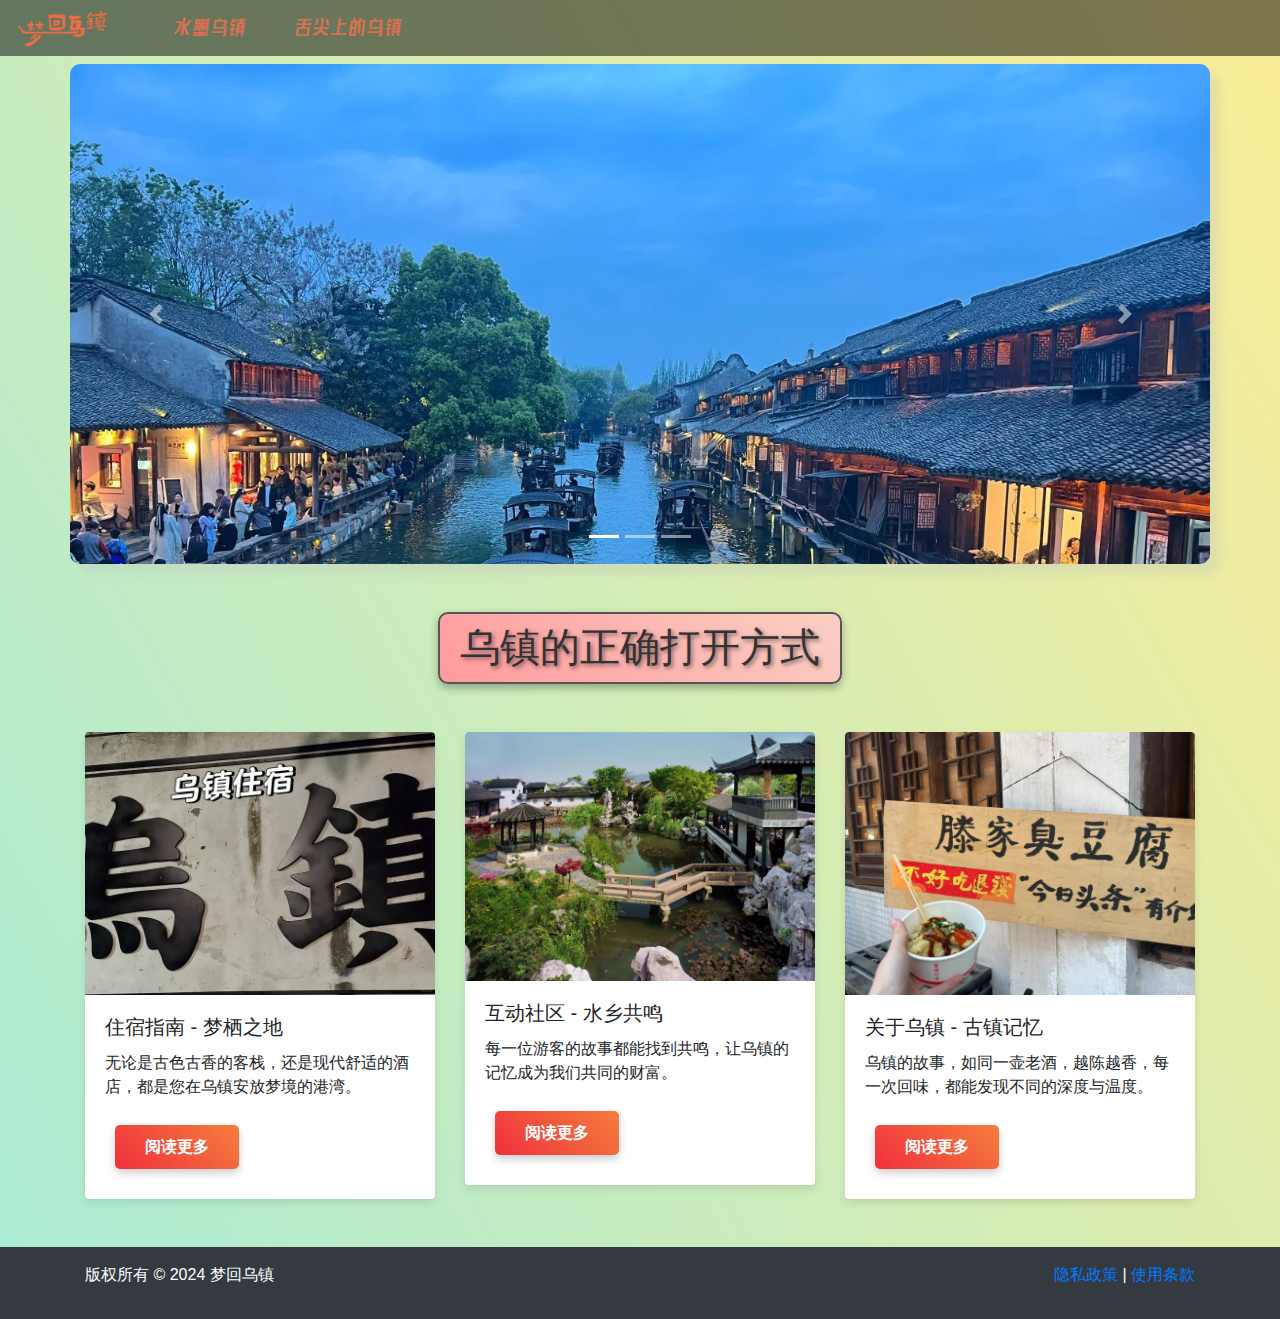
<file: index.html>
<!DOCTYPE html>
<html lang="zh">
<head>
    <meta charset="UTF-8">
    <meta name="viewport" content="width=device-width, initial-scale=1.0">
    <title>梦回乌镇</title>
    <link rel="stylesheet" href="bootstrap-4.6.2-dist/css/bootstrap.min.css">

    <link rel="stylesheet" href="css/style.css">
</head>
<body>

<!-- 导航栏 -->
<nav class="navbar navbar-expand-lg navbar-dark fixed-top" style="background: rgba(0, 0, 0, 0.5);">
    <a class="navbar-brand" href="index.html" style="background: url('PS/logo设计2.png'); background-size: cover;">&nbsp&nbsp&nbsp&nbsp&nbsp&nbsp&nbsp&nbsp&nbsp&nbsp&nbsp&nbsp&nbsp&nbsp&nbsp&nbsp&nbsp</a>
    <button class="navbar-toggler" type="button" data-toggle="collapse" data-target="#navbarNav" aria-controls="navbarNav" aria-expanded="false" aria-label="Toggle navigation">
        <span class="navbar-toggler-icon"></span>
    </button>
    <div class="collapse navbar-collapse" id="navbarNav">
        <ul class="navbar-nav">
            <li class="nav-item">
                <a class="zt1 mr-5 ml-5" href="Shuimo_Wuzhen.html">水墨乌镇</a>
            </li>
            <li class="nav-item">
                <a class="zt1" href="eat.html">舌尖上的乌镇</a>
            </li>
        </ul>
    </div>
</nav>

<!-- 主页内容 -->
<div class="container mt-5">
    <div class="row">
        <!-- 轮播图 -->
        <div id="carouselExampleIndicators" class="carousel slide mt-3" data-ride="carousel">
            <ol class="carousel-indicators">
                <li data-target="#carouselExampleIndicators" data-slide-to="0" class="active"></li>
                <li data-target="#carouselExampleIndicators" data-slide-to="1"></li>
                <li data-target="#carouselExampleIndicators" data-slide-to="2"></li>
            </ol>
            <div class="carousel-inner">
                <div class="carousel-item active">
                    <img src="img/首页轮播图%20(1).jpg" class="d-block w-100" alt="">
                </div>
                <div class="carousel-item">
                    <img src="img/首页轮播图%20(2).jpg" class="d-block w-100" alt="">
                </div>
                <div class="carousel-item">
                    <img src="img/首页轮播图%20(3).jpg" class="d-block w-100" alt="">
                </div>
            </div>
            <a class="carousel-control-prev" href="#carouselExampleIndicators" role="button" data-slide="prev">
                <span class="carousel-control-prev-icon" aria-hidden="true"></span>
                <span class="sr-only">Previous</span>
            </a>
            <a class="carousel-control-next" href="#carouselExampleIndicators" role="button" data-slide="next">
                <span class="carousel-control-next-icon" aria-hidden="true"></span>
                <span class="sr-only">Next</span>
            </a>
        </div>
    </div>

    <div class="d-flex align-items-center justify-content-center h-100 mt-5">
        <div class="text-center" style="width: 100%;">
            <h2 class="fancy-title">乌镇的正确打开方式</h2>
        </div>
    </div>

    <!-- 特色旅游介绍 -->
    <div class="row mt-5">
        <div class="col-md-4">
            <div class="card card1">
                <img src="img/乌镇住宿.jpg" class="card-img-top" alt="">
                <div class="card-body">
                    <h5 class="card-title">住宿指南 - 梦栖之地</h5>
                    <p class="card-text">无论是古色古香的客栈，还是现代舒适的酒店，都是您在乌镇安放梦境的港湾。</p>
                    <a href="room.html" class="btn btn-primary an">阅读更多</a>
                </div>
            </div>
        </div>
        <div class="col-md-4">
        <div class="card card1">
            <img src="img/江南.jpg" class="card-img-top" alt="">
            <div class="card-body">
                <h5 class="card-title">互动社区 - 水乡共鸣</h5>
                <p class="card-text">每一位游客的故事都能找到共鸣，让乌镇的记忆成为我们共同的财富。</p>
                <a href="#" class="btn btn-primary an">阅读更多</a>
            </div>
        </div>
    </div>
        <div class="col-md-4">
            <div class="card card1">
                <img src="img/住宿指南%20-%20梦栖之地.jpg" class="card-img-top" alt="">
                <div class="card-body">
                    <h5 class="card-title">关于乌镇 - 古镇记忆</h5>
                    <p class="card-text">乌镇的故事，如同一壶老酒，越陈越香，每一次回味，都能发现不同的深度与温度。</p>
                    <a href="#" class="btn btn-primary an">阅读更多</a>
                </div>
            </div>
        </div>
    </div>
</div>

<!-- 页脚 -->
<footer class="bg-dark text-white mt-5 py-3">
    <div class="container">
        <div class="row">
            <div class="col-md-6">
                <p>版权所有 &copy; 2024 梦回乌镇</p>
            </div>
            <div class="col-md-6 text-right">
                <a href="PrivacyPolicy.html">隐私政策</a> | <a href="PrivacyPolicy.html">使用条款</a>
            </div>
        </div>
    </div>
</footer>

<script src="https://code.jquery.com/jquery-3.5.1.slim.min.js"></script>
<script src="https://cdn.jsdelivr.net/npm/@popperjs/core@2.5.3/dist/umd/popper.min.js"></script>
<script src="bootstrap-4.6.2-dist/js/bootstrap.min.js"></script>
</body>
</html>
</file>
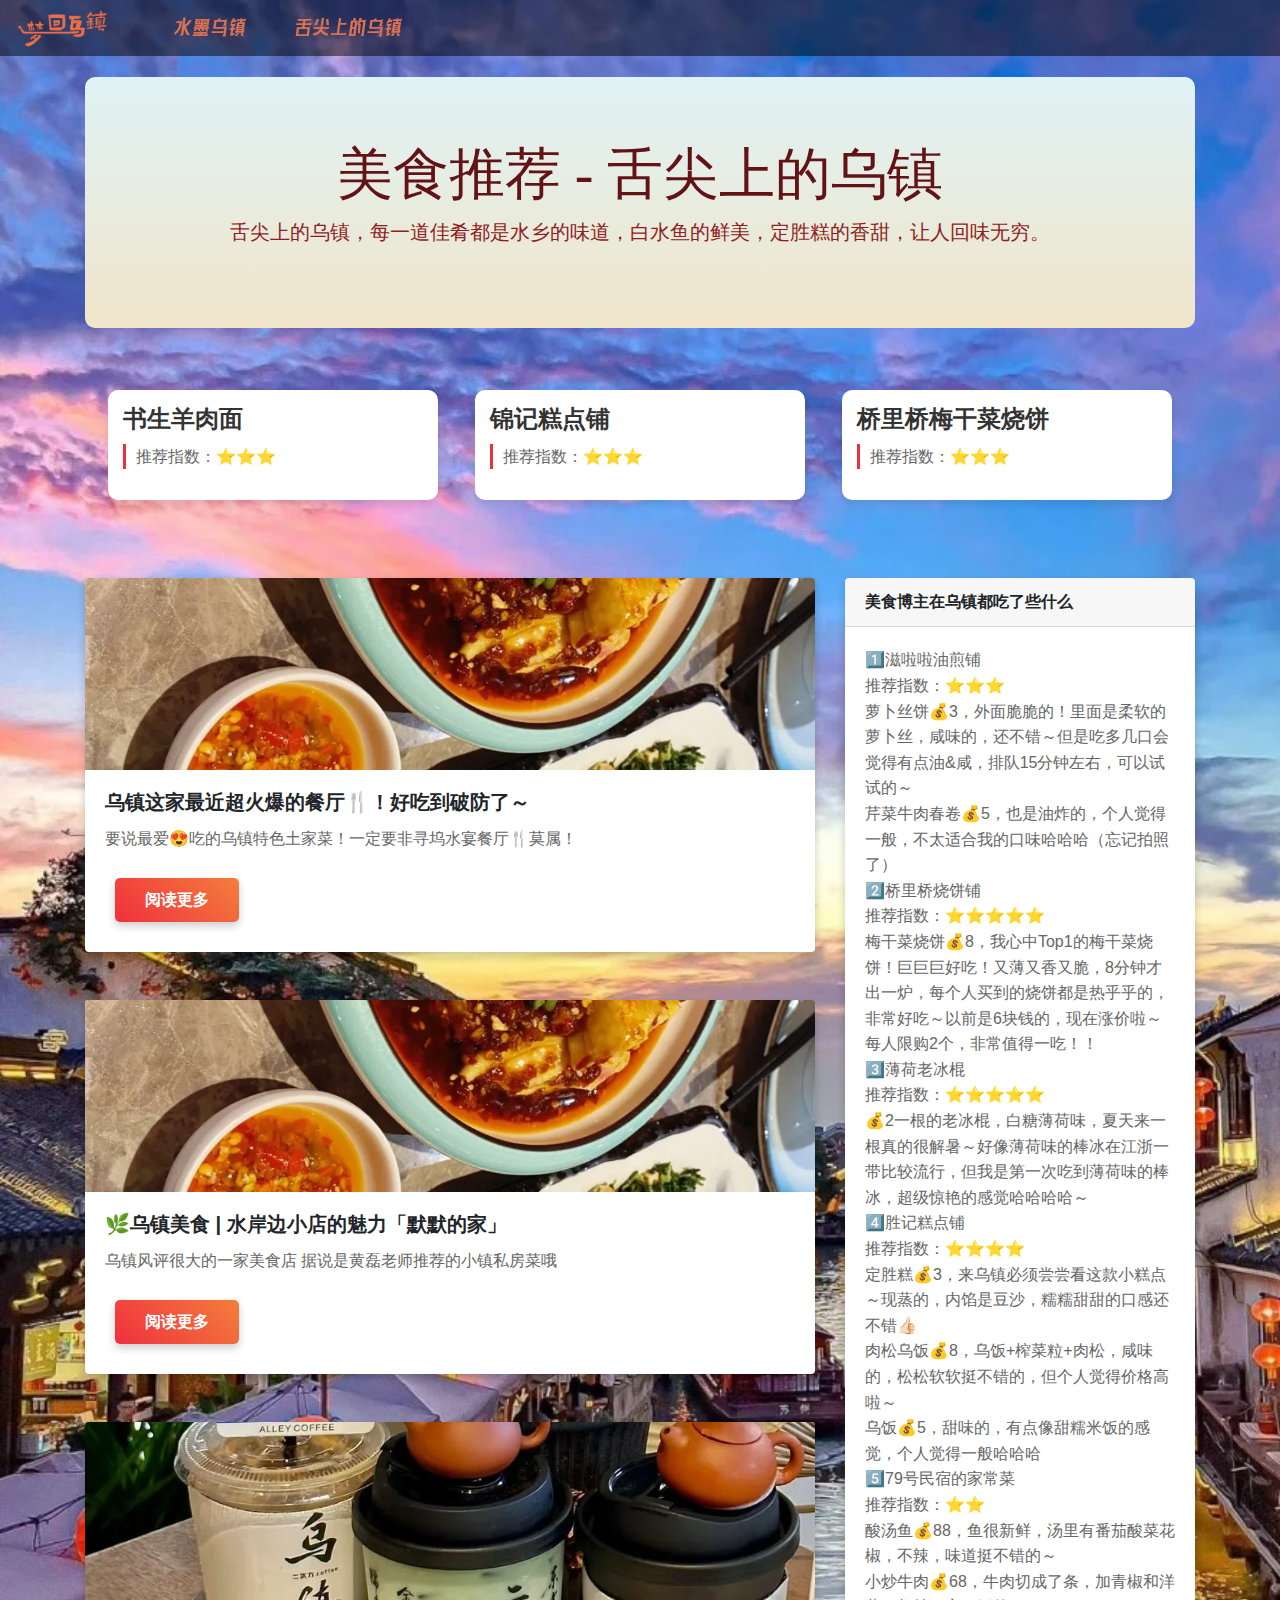
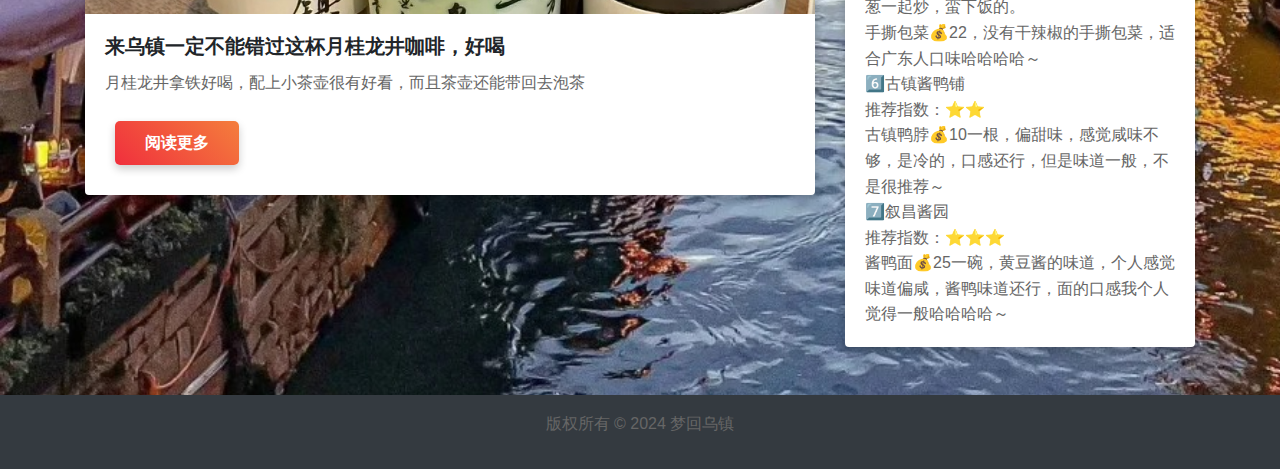
<file: eat.html>
<!DOCTYPE html>
<html lang="zh">
<head>
    <meta charset="UTF-8">
    <meta name="viewport" content="width=device-width, initial-scale=1.0">
    <title>舌尖上的乌镇x</title>
    <link rel="stylesheet" href="bootstrap-4.6.2-dist/css/bootstrap.min.css">
</head>
<style>
    body{
        margin-top: 6%;
        background: url("img/背景2.jpg");
        background-size: cover;
    }
    @font-face {
        font-family: 'KuaiKanShiJieTi';
        src: url('PS/快看世界体（建议先保存，再下载）/kuaikanshijieti20231213.ttf') format('truetype');
        font-weight: normal;
        font-style: normal;
    }

    .zt1 {
        font-family: 'KuaiKanShiJieTi', sans-serif;
        color: #da7154;
        font-size: 20px;
        transition: color 0.3s ease, text-shadow 0.3s ease;
        text-shadow: none;
    }

    .zt1:hover {
        color: #ffffff;
        text-shadow: 0 0 10px #da7154, 0 0 20px #da7154, 0 0 30px #da7154, 0 0 40px #ff6a00;
    }
    .card {
        border: none;
        background-color: #ffffff;
        box-shadow: 0 4px 8px 0 rgba(0,0,0,0.2);
    }
    .card-img-top {
        width: 100%;
        height: 15vw;
        object-fit: cover;
    }
    .card-body {
        padding: 1.25rem;
    }

    .r1 {
        display: flex;
        justify-content: space-around;
        align-items: center;
        padding: 20px;
    }
    .kapian1 {
        flex: 0 0 30%;
        max-width: 30%;
        padding: 15px;
        background-color: #fff;
        box-shadow: 0 4px 8px rgba(0,0,0,0.1);
        border-radius: 10px;
        margin: 10px;
        transition: transform 0.3s ease-in-out;
    }
    .kapian1:hover {
        transform: translateY(-10px);
    }
    h2 {
        color: #333;
        font-size: 24px;
        font-weight: bold;
        text-transform: uppercase;
        margin-bottom: 10px;
    }
    p {
        color: #666;
        font-size: 16px;
        line-height: 1.6;
    }
    .kapian1 h2, {
        background: -webkit-linear-gradient(45deg, #f02f3d, #f47e3c);
        -webkit-background-clip: text;
        -webkit-text-fill-color: transparent;
        background-clip: text;
        display: inline-block;
        margin-bottom: 20px;
    }
    .kapian1 p {
        border-left: 3px solid #f02f3d;
        padding-left: 10px;
    }
    .bg{
        background-image:linear-gradient(0deg, rgba(253, 219, 146, 0.4) 0%, rgba(209, 253, 255, 0.4) 100%);
        border-radius: 10px;
    }
    .an {
        display: inline-block;
        padding: 10px 30px;
        margin: 10px;
        font-size: 16px;
        font-weight: bold;
        color: #fff;
        background: linear-gradient(45deg, #f02f3d, #f47e3c);
        border: none;
        border-radius: 5px;
        box-shadow: 0 4px 8px rgba(0,0,0,0.2);
        transition: all 0.3s ease;
        overflow: hidden;
    }
    .an:hover {
        box-shadow: 0 6px 12px rgba(0,0,0,0.3);
        transform: translateY(-2px);
    }
    .an:active {
        box-shadow: 0 2px 6px rgba(0,0,0,0.2);
        transform: translateY(0);
    }
    .an:before {
        content: "";
        position: absolute;
        top: 0;
        left: 0;
        width: 0;
        height: 100%;
        background: rgba(255, 255, 255, 0.1);
        z-index: -1;
        transition: width 0.3s ease;
    }
    .an:hover:before {
        width: 100%;
    }
    .an::after {
        content: "";
        position: absolute;
        top: 50%;
        left: 50%;
        transform: translate(-50%, -50%);
        width: 10px;
        height: 10px;
        border-radius: 50%;
        background: rgba(255, 255, 255, 0.5);
        opacity: 0;
        transition: opacity 0.3s, transform 0.3s;
    }
    .an:hover::after {
        opacity: 1;
        transform: translate(-50%, -45%);
    }
</style>
<body>

<!-- 导航栏 -->
<nav class="navbar navbar-expand-lg navbar-dark fixed-top" style="background: rgba(0, 0, 0, 0.5);">
    <a class="navbar-brand" href="index.html" style="background: url('PS/logo设计2.png'); background-size: cover;">&nbsp&nbsp&nbsp&nbsp&nbsp&nbsp&nbsp&nbsp&nbsp&nbsp&nbsp&nbsp&nbsp&nbsp&nbsp&nbsp&nbsp</a>
    <button class="navbar-toggler" type="button" data-toggle="collapse" data-target="#navbarNav" aria-controls="navbarNav" aria-expanded="false" aria-label="Toggle navigation">
        <span class="navbar-toggler-icon"></span>
    </button>
    <div class="collapse navbar-collapse" id="navbarNav">
        <ul class="navbar-nav">
            <li class="nav-item">
                <a class="zt1 mr-5 ml-5" href="Shuimo_Wuzhen.html">水墨乌镇</a>
            </li>
            <li class="nav-item">
                <a class="zt1" href="eat.html">舌尖上的乌镇</a>
            </li>
        </ul>
    </div>
</nav>


<!-- 主要内容区域 -->
<div class="container">
    <div class="jumbotron text-center bg">
        <h1 class="display-4" style="font-family:华文隶书,serif; color: #631216">美食推荐 - 舌尖上的乌镇</h1>
        <p class="lead" style="font-family:楷体,serif;color: #8f1d22">舌尖上的乌镇，每一道佳肴都是水乡的味道，白水鱼的鲜美，定胜糕的香甜，让人回味无穷。</p>
    </div>

    <div class="row r1">
        <div class="col-md-4 kapian1">
            <h2>书生羊肉面</h2>
            <p>推荐指数：⭐️⭐️⭐️</p>
        </div>
        <div class="col-md-4 kapian1">
            <h2>锦记糕点铺</h2>
            <p>推荐指数：⭐️⭐️⭐️</p>
        </div>
        <div class="col-md-4 kapian1">
            <h2>桥里桥梅干菜烧饼</h2>
            <p>推荐指数：⭐️⭐️⭐️</p>
        </div>
    </div>

    <div class="row mt-5">
        <div class="col-md-8">
            <!-- 文章 -->
            <div class="card mb-5">
                <img src="img/乌镇美食1.jpg" class="card-img-top img1" alt="...">
                <div class="card-body">
                    <h5 class="card-title font-weight-bold">乌镇这家最近超火爆的餐厅🍴！好吃到破防了～</h5>
                    <p class="card-text">要说最爱😍吃的乌镇特色土家菜！一定要非寻坞水宴餐厅🍴莫属！</p>
                    <a href="#" class="btn btn-primary an">阅读更多</a>
                </div>
            </div>

        <div class="card mb-5">
        <img src="img/乌镇美食1.jpg" class="card-img-top img1" alt="...">
        <div class="card-body">
            <h5 class="card-title font-weight-bold">🌿乌镇美食 | 水岸边小店的魅力「默默的家」</h5>
            <p class="card-text">乌镇风评很大的一家美食店
                据说是黄磊老师推荐的小镇私房菜哦</p>
            <a href="#" class="btn btn-primary an">阅读更多</a>
        </div>
    </div>

    <div class="card mb-5">
    <img src="img/茶.jpg" class="card-img-top img1" alt="...">
    <div class="card-body">
        <h5 class="card-title font-weight-bold">来乌镇一定不能错过这杯月桂龙井咖啡，好喝</h5>
        <p class="card-text">月桂龙井拿铁好喝，配上小茶壶很有好看，而且茶壶还能带回去泡茶</p>
        <a href="#" class="btn btn-primary an">阅读更多</a>
    </div>
</div>
        </div>
        <div class="col-md-4">
            <!-- 侧边栏 -->
            <div class="card bozhu">
                <div class="card-header font-weight-bold">
                    美食博主在乌镇都吃了些什么
                </div>
                <div class="card-body">
                    <p class="card-text">
                        1⃣️滋啦啦油煎铺<br>
                        推荐指数：⭐️⭐️⭐️<br>
                        萝卜丝饼💰3，外面脆脆的！里面是柔软的萝卜丝，咸味的，还不错～但是吃多几口会觉得有点油&咸，排队15分钟左右，可以试试的～<br>
                        芹菜牛肉春卷💰5，也是油炸的，个人觉得一般，不太适合我的口味哈哈哈（忘记拍照了）<br>
                        2⃣️桥里桥烧饼铺<br>
                        推荐指数：⭐️⭐️⭐️⭐️⭐️<br>
                        梅干菜烧饼💰8，我心中Top1的梅干菜烧饼！巨巨巨好吃！又薄又香又脆，8分钟才出一炉，每个人买到的烧饼都是热乎乎的，非常好吃～以前是6块钱的，现在涨价啦～每人限购2个，非常值得一吃！！<br>
                        3⃣️薄荷老冰棍<br>
                        推荐指数：⭐️⭐️⭐️⭐️⭐️<br>
                        💰2一根的老冰棍，白糖薄荷味，夏天来一根真的很解暑～好像薄荷味的棒冰在江浙一带比较流行，但我是第一次吃到薄荷味的棒冰，超级惊艳的感觉哈哈哈哈～<br>
                        4⃣️胜记糕点铺<br>
                        推荐指数：⭐️⭐️⭐️⭐️<br>
                        定胜糕💰3，来乌镇必须尝尝看这款小糕点～现蒸的，内馅是豆沙，糯糯甜甜的口感还不错👍🏻<br>
                        肉松乌饭💰8，乌饭+榨菜粒+肉松，咸味的，松松软软挺不错的，但个人觉得价格高啦～<br>
                        乌饭💰5，甜味的，有点像甜糯米饭的感觉，个人觉得一般哈哈哈<br>
                        5⃣️79号民宿的家常菜<br>
                        推荐指数：⭐️⭐️<br>
                        酸汤鱼💰88，鱼很新鲜，汤里有番茄酸菜花椒，不辣，味道挺不错的～<br>
                        小炒牛肉💰68，牛肉切成了条，加青椒和洋葱一起炒，蛮下饭的。<br>
                        手撕包菜💰22，没有干辣椒的手撕包菜，适合广东人口味哈哈哈哈～<br>
                        6⃣️古镇酱鸭铺<br>
                        推荐指数：⭐️⭐️<br>
                        古镇鸭脖💰10一根，偏甜味，感觉咸味不够，是冷的，口感还行，但是味道一般，不是很推荐～<br>
                        7⃣️叙昌酱园<br>
                        推荐指数：⭐️⭐️⭐️<br>
                        酱鸭面💰25一碗，黄豆酱的味道，个人感觉味道偏咸，酱鸭味道还行，面的口感我个人觉得一般哈哈哈哈～
                    </p>
                </div>
            </div>
        </div>
    </div>
</div>

<!-- 页脚 -->
<footer class="bg-dark text-light mt-5 py-3">
    <div class="container text-center">
        <p>版权所有 &copy; 2024 梦回乌镇</p>
    </div>
</footer>

<script src="https://code.jquery.com/jquery-3.5.1.slim.min.js"></script>
<script src="https://cdn.jsdelivr.net/npm/@popperjs/core@2.5.3/dist/umd/popper.min.js"></script>
<script src="bootstrap-4.6.2-dist/js/bootstrap.min.js"></script>
</body>
</html>
</file>
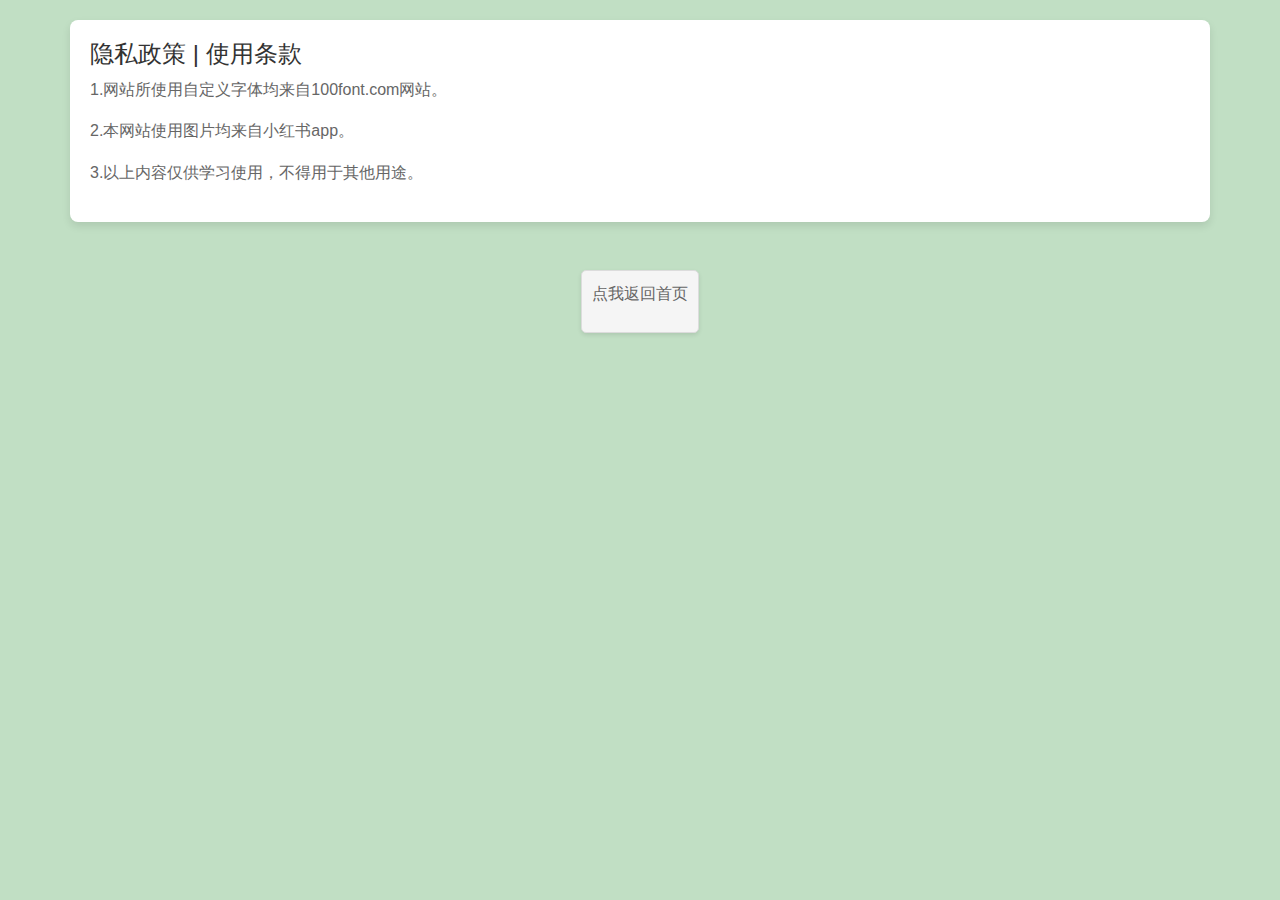
<file: PrivacyPolicy.html>
<!DOCTYPE html>
<html lang="zh">
<head>
    <meta charset="UTF-8">
    <meta name="viewport" content="width=device-width, initial-scale=1.0">
    <title>隐私政策 | 使用条款</title>
    <link rel="stylesheet" href="bootstrap-4.6.2-dist/css/bootstrap.min.css">
    <style>
        body {
            background:#c1dfc4;
        }
        .container {
            margin-top: 20px;
            background-color: #fff;
            border-radius: 8px;
            box-shadow: 0 4px 8px rgba(0, 0, 0, 0.1);
            padding: 20px;
        }
        @font-face {
            font-family: 'KuaiKanShiJieTi';
            src: url('../PS/快看世界体（建议先保存，再下载）/kuaikanshijieti20231213.ttf') format('truetype');
            font-weight: normal;
            font-style: normal;
        }

        .zt1 {
            font-family: 'KuaiKanShiJieTi', sans-serif;
            color: #da7154;
            font-size: 20px;
            transition: color 0.3s ease, text-shadow 0.3s ease;
            text-shadow: none;
        }

        .zt1:hover {
            color: #ffffff;
            text-shadow: 0 0 10px #da7154, 0 0 20px #da7154, 0 0 30px #da7154, 0 0 40px #ff6a00;
        }
        h1 {
            font-size: 24px;
            color: #333;
        }
        p {
            font-size: 16px;
            line-height: 1.6;
            color: #666;
        }
        .return-home-btn {
            background-color: #f5f5f5;
            border: 1px solid #dcdcdc;
            color: #333;
            padding: 10px;
            border-radius: 5px;
            box-shadow: 0 2px 4px rgba(0, 0, 0, 0.1);
            transition: all 0.3s ease;
        }
        .return-home-btn:hover {
            background-color: #e8e8e8;
            box-shadow: 0 4px 8px rgba(0, 0, 0, 0.2);
        }
    </style>
</head>
<body>
<div class="container">
    <h1>隐私政策 | 使用条款</h1>
    <p>1.网站所使用自定义字体均来自100font.com网站。</p>
    <p>2.本网站使用图片均来自小红书app。</p>
    <p>3.以上内容仅供学习使用，不得用于其他用途。</p>
</div>

<div class="d-flex align-items-center justify-content-center h-100 mt-5">
    <a href="index.html" class="return-home-btn">
        <p>点我返回首页</p>
    </a>
</div>


<script src="https://code.jquery.com/jquery-3.5.1.slim.min.js"></script>
<script src="https://cdn.jsdelivr.net/npm/@popperjs/core@2.5.3/dist/umd/popper.min.js"></script>
<script src="bootstrap-4.6.2-dist/js/bootstrap.min.js"></script>
</body>
</html>
</file>
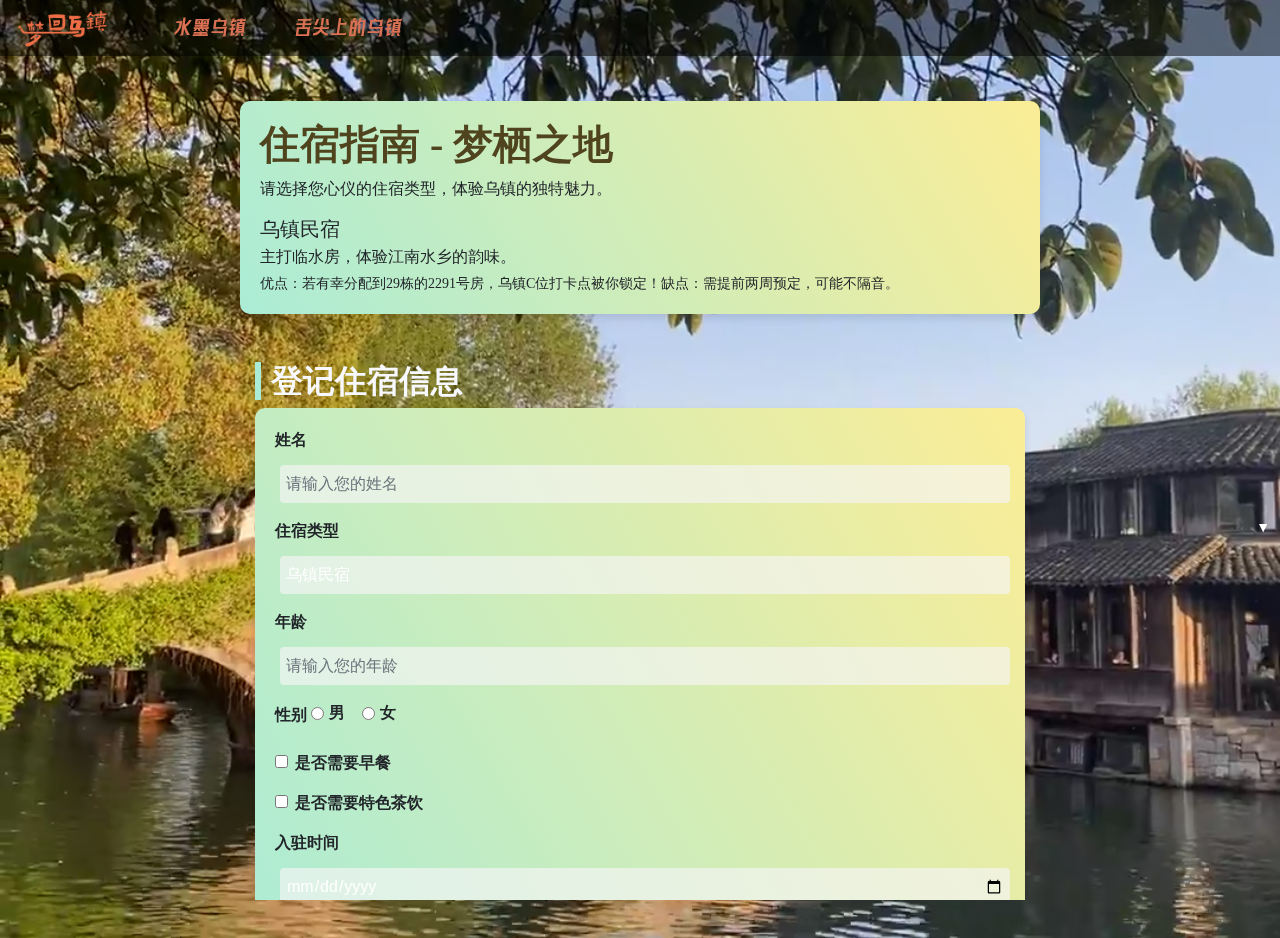
<file: room.html>
<!DOCTYPE html>
<html lang="zh">
<head>
    <meta charset="UTF-8">
    <meta name="viewport" content="width=device-width, initial-scale=1.0">
    <title>住宿指南 - 梦栖之地</title>
    <link rel="stylesheet" href="bootstrap-4.6.2-dist/css/bootstrap.min.css">
    <link rel="stylesheet" href="css/style02.css">
</head>
<body>
<!-- 背景 -->
<video playsinline autoplay muted loop class="bg-video">
    <source src="img/视频背景.mp4" type="video/mp4">
</video>
<div class="content-container">
    <!-- 导航栏 -->
    <nav class="navbar navbar-expand-lg navbar-dark fixed-top" style="background: rgba(0, 0, 0, 0.5);">
        <a class="navbar-brand" href="index.html" style="background: url('PS/logo设计2.png'); background-size: cover;">&nbsp&nbsp&nbsp&nbsp&nbsp&nbsp&nbsp&nbsp&nbsp&nbsp&nbsp&nbsp&nbsp&nbsp&nbsp&nbsp&nbsp</a>
        <button class="navbar-toggler" type="button" data-toggle="collapse" data-target="#navbarNav" aria-controls="navbarNav" aria-expanded="false" aria-label="Toggle navigation">
            <span class="navbar-toggler-icon"></span>
        </button>
        <div class="collapse navbar-collapse" id="navbarNav">
            <ul class="navbar-nav">
                <li class="nav-item">
                    <a class="zt1 mr-5 ml-5" href="Shuimo_Wuzhen.html">水墨乌镇</a>
                </li>
                <li class="nav-item">
                    <a class="zt1" href="eat.html">舌尖上的乌镇</a>
                </li>
            </ul>
        </div>
    </nav>

    <!-- 住宿指南内容 -->
    <div class="container mt-4 con1">
        <h1 style="font-family: 华文隶书,serif; font-weight: bold; color: #4f441e;">住宿指南 - 梦栖之地</h1>
        <p>请选择您心仪的住宿类型，体验乌镇的独特魅力。</p>

        <!-- 住宿类型列表 -->
        <div id="accommodationDescription" class="list-group">
            <!-- 乌镇民宿 -->
            <a href="#" class="list-group-item list-group-item-action flex-column align-items-start" data-id="1">
                <div class="d-flex w-100 justify-content-between">
                    <h5 class="mb-1 msu">乌镇民宿</h5>
                </div>
                <p class="mb-1 msu">主打临水房，体验江南水乡的韵味。</p>
                <small class="msu">优点：若有幸分配到29栋的2291号房，乌镇C位打卡点被你锁定！缺点：需提前两周预定，可能不隔音。</small>
            </a>
        </div>
        <!-- 住宿类型列表，根据选择动态显示 -->
        <div id="accommodations" class="list-group con1 d-none">
            <!-- 乌镇民宿 -->
            <a href="#" class="list-group-item list-group-item-action flex-column align-items-start" data-id="1">
                <div class="d-flex w-100 justify-content-between">
                    <h5 class="mb-1">乌镇民宿</h5>
                </div>
                <p class="mb-1 msu">主打临水房，体验江南水乡的韵味。</p>
                <small class="msu">优点：若有幸分配到29栋的2291号房，乌镇C位打卡点被你锁定！缺点：需提前两周预定，可能不隔音。</small>
            </a>
            <!-- 堤上 -->
            <a href="#" class="list-group-item list-group-item-action flex-column align-items-start" data-id="2">
                <div class="d-flex w-100 justify-content-between">
                    <h5 class="mb-1">堤上</h5>
                </div>
                <p class="mb-1">后起之秀，五星标准住宿体验。</p>
                <small>优点：房间宽敞，免费游泳池和洗衣服务，有机会俯瞰乌镇景区。缺点：优惠套餐限暑假，不临水。</small>
            </a>
            <!-- 通安 -->
            <a href="#" class="list-group-item list-group-item-action flex-column align-items-start" data-id="3">
                <div class="d-flex w-100 justify-content-between">
                    <h5 class="mb-1">通安</h5>
                </div>
                <p class="mb-1">典型的江南大户人家改建酒店。</p>
                <small>优点：离景区大门近，多种风格套房，早餐丰盛。缺点：部分房间白天略吵。</small>
            </a>
            <!-- 枕水 -->
            <a href="#" class="list-group-item list-group-item-action flex-column align-items-start" data-id="4">
                <div class="d-flex w-100 justify-content-between">
                    <h5 class="mb-1">枕水</h5>
                </div>
                <p class="mb-1">古色古香，江南庭院风格。</p>
                <small>优点：恒温泳池，江南庭院风格。缺点：房型选择少，需升级。</small>
            </a>
            <!-- 水巷驿 -->
            <a href="#" class="list-group-item list-group-item-action flex-column align-items-start" data-id="5">
                <div class="d-flex w-100 justify-content-between">
                    <h5 class="mb-1">水巷驿</h5>
                </div>
                <p class="mb-1">中西结合的复古风格。</p>
                <small>优点：乌镇水墨画既视感。缺点：房间选择少。</small>
            </a>
            <!-- 水市客舍 -->
            <a href="#" class="list-group-item list-group-item-action flex-column align-items-start" data-id="6">
                <div class="d-flex w-100 justify-content-between">
                    <h5 class="mb-1">水市客舍</h5>
                </div>
                <p class="mb-1">江南私家宅院韵味。</p>
                <small>优点：离水市近，江南宅院风格。缺点：房间选择少。</small>
            </a>
            <!-- 昭明书舍 -->
            <a href="#" class="list-group-item list-group-item-action flex-column align-items-start" data-id="7">
                <div class="d-flex w-100 justify-content-between">
                    <h5 class="mb-1">昭明书舍</h5>
                </div>
                <p class="mb-1">书卷气息的中式风格。</p>
                <small>优点：双门禁标间，共享客厅区域。缺点：暂无。</small>
            </a>
            <!-- 望津里 -->
            <a href="#" class="list-group-item list-group-item-action flex-column align-items-start" data-id="8">
                <div class="d-flex w-100 justify-content-between">
                    <h5 class="mb-1">望津里</h5>
                </div>
                <p class="mb-1">幽美庭院，闹中取静。</p>
                <small>优点：翡翠漾西北岸，摇撸船终点站。缺点：价格稍贵。</small>
            </a>
            <!-- 盛庭行馆 -->
            <a href="#" class="list-group-item list-group-item-action flex-column align-items-start" data-id="9">
                <div class="d-flex w-100 justify-content-between">
                    <h5 class="mb-1">盛庭行馆</h5>
                </div>
                <p class="mb-1">百年历史水乡豪宅改建。</p>
                <small>优点：历史韵味浓厚，空间感与隐私感强。缺点：价格稍贵。</small>
            </a>
            <!-- 稻舍乡村酒店 -->
            <a href="#" class="list-group-item list-group-item-action flex-column align-items-start" data-id="10">
                <div class="d-flex w-100 justify-content-between">
                    <h5 class="mb-1">稻舍乡村酒店</h5>
                </div>
                <p class="mb-1">乡村旅游观光，适合亲子游。</p>
                <small>优点：房间宽敞明亮，适合亲子游。缺点：离景区大门远，但有观光车。</small>
            </a>
        </div>
    </div>

    <!-- 登记住宿信息表单 -->
    <div class="container mt-5">
        <h2>登记住宿信息</h2>
        <form class="fr">
            <div class="form-group">
                <label for="name" class="hh">姓名</label>
                <input type="text" class="form-control" id="name" placeholder="请输入您的姓名">
            </div>
            <div class="form-group">
                <label for="accommodationType" class="hh">住宿类型</label>
                <select class="form-control" id="accommodationType">
                    <option value="1">乌镇民宿</option>
                    <option value="2">堤上</option>
                    <option value="3">通安</option>
                    <option value="4">枕水</option>
                    <option value="5">水巷驿</option>
                    <option value="6">水市客舍</option>
                    <option value="7">昭明书舍</option>
                    <option value="8">望津里</option>
                    <option value="9">盛庭行馆</option>
                    <option value="10">稻舍乡村酒店</option>
                </select>
            </div>

            <div class="form-group">
                <label for="age" class="hh">年龄</label>
                <input type="number" class="form-control" id="age" placeholder="请输入您的年龄">
            </div>

            <div class="form-group">
                <label class="hh">性别</label>
                <div class="form-check form-check-inline">
                    <input class="form-check-input" type="radio" name="gender" id="male" value="male">
                    <label class="form-check-label hh" for="male" >男</label>
                </div>
                <div class="form-check form-check-inline">
                    <input class="form-check-input" type="radio" name="gender" id="female" value="female">
                    <label class="form-check-label hh" for="female">女</label>
                </div>
            </div>

            <div class="form-group form-check">
                <input type="checkbox" class="form-check-input" id="breakfast">
                <label class="form-check-label hh" for="breakfast">是否需要早餐</label>
            </div>
            <div class="form-group form-check">
                <input type="checkbox" class="form-check-input" id="specialTea">
                <label class="form-check-label hh" for="specialTea">是否需要特色茶饮</label>
            </div>

            <div class="form-group">
                <label for="checkInDate" class="hh">入驻时间</label>
                <input type="date" class="form-control" id="checkInDate">
            </div>

            <button type="submit" class="btn btn-primary">提交</button>
        </form>
    </div>

    <!-- 页脚 -->
    <footer class="bg-dark text-light mt-5 py-3">
        <div class="container text-center">
            <p>版权所有 &copy; 2024 梦回乌镇</p>
        </div>
    </footer>

</div>


<!-- 引入Bootstrap JS和jQuery -->
<script src="https://code.jquery.com/jquery-3.5.1.slim.min.js"></script>
<script src="https://cdn.jsdelivr.net/npm/@popperjs/core@2.5.3/dist/umd/popper.min.js"></script>
<script src="bootstrap-4.6.2-dist/js/bootstrap.min.js"></script>

<script>
    $(document).ready(function() {
        displayAccommodationInfo(1);

        $('#accommodationType').on('change', function() {
            var selectedId = $(this).val();
            displayAccommodationInfo(selectedId);
        });

        // 表单提交逻辑
        $('#accommodationForm').submit(function(e) {
            e.preventDefault();
            var name = $('#name').val();
            var type = $('#accommodationType').val();
            alert('提交了信息：\n姓名：' + name + '\n住宿类型：' + type);
        });

        // 显示对应住宿类型的介绍信息
        function displayAccommodationInfo(id) {
            $('#accommodationDescription').html('');
            var accommodationInfo = $('#accommodations > [data-id="' + id + '"]');
            if (accommodationInfo.length) {
                $('#accommodationDescription').html(
                    accommodationInfo.clone().html()
                );
            }
        }
    });
</script>


</body>
<script>

</script>
</html>
</file>
<file: css/style.css>
/*index.html的css*/

/*轮播图*/
/* 设置轮播图容器的最大高度 */
.carousel {
    max-height: 500px;
    overflow: hidden;
    border-radius: 10px;
    box-shadow:  10px 10px 10px rgba(190, 190, 190, 0.3);
}

.carousel-item img {
    width: 100%;
    height: auto;
    object-fit: cover; /* 保持图片比例，裁剪超出部分 */
}

.carousel-inner {
    height: 500px; /* 根据需要设置高度 */
}


/*网页背景*/
body{
    background-image:linear-gradient(60deg,#abecd6 0%, #fbed96 100%);
}

/*乌镇的正确打开方式*/
.fancy-title {
    font-family: '华文楷体', Times, serif;
    color: #333;
    font-size: 2.5em;
    text-align: center;
    margin: 0;
    padding: 10px 20px;
    border: 2px solid #555;
    border-radius: 10px;
    background: linear-gradient(45deg, #ff9a9e, #fad0c4);
    box-shadow: 0 4px 8px rgba(0, 0, 0, 0.3);
    text-shadow: 2px 2px 4px rgba(0, 0, 0, 0.5);
    transition: transform 0.3s ease;
    display: inline-block;
}

/* 鼠标悬停效果 */
.fancy-title:hover {
    transform: scale(1.05);
}

.an {
    display: inline-block;
    padding: 10px 30px;
    margin: 10px;
    font-size: 16px;
    font-weight: bold;
    color: #fff;
    background: linear-gradient(45deg, #f02f3d, #f47e3c);
    border: none;
    border-radius: 5px;
    box-shadow: 0 4px 8px rgba(0,0,0,0.2);
    transition: all 0.3s ease;
    overflow: hidden;
}
.an:hover {
    box-shadow: 0 6px 12px rgba(0,0,0,0.3);
    transform: translateY(-2px);
}
.an:active {
    box-shadow: 0 2px 6px rgba(0,0,0,0.2);
    transform: translateY(0);
}
.an:before {
    content: "";
    position: absolute;
    top: 0;
    left: 0;
    width: 0;
    height: 100%;
    background: rgba(255, 255, 255, 0.1);
    z-index: -1;
    transition: width 0.3s ease;
}
.an:hover:before {
    width: 100%;
}
.an::after {
    content: "";
    position: absolute;
    top: 50%;
    left: 50%;
    transform: translate(-50%, -50%);
    width: 10px;
    height: 10px;
    border-radius: 50%;
    background: rgba(255, 255, 255, 0.5);
    opacity: 0;
    transition: opacity 0.3s, transform 0.3s;
}
.an:hover::after {
    opacity: 1;
    transform: translate(-50%, -45%);
}

/*住宿指南 - 梦栖之地*/
/* 卡片基本样式 */
.card1 {
    border: none;
    transition: transform 0.3s ease-in-out, box-shadow 0.3s ease-in-out; /* 平滑过渡效果 */
    box-shadow: 0 4px 8px rgba(0, 0, 0, 0.1);
    overflow: hidden;
}

/* 卡片图片样式 */
.card1-img-top {
    transition: transform 0.3s ease-in-out;
    transform: scale(1.02);
}

/* 卡片悬停效果 */
.card1:hover {
    transform: translateY(-10px) scale(1.05);
    box-shadow: 0 12px 20px rgba(0, 0, 0, 0.2);
}

.card1:hover .card1-img-top {
    transform: scale(1.1);
}

@font-face {
    font-family: 'KuaiKanShiJieTi';
    src: url('../PS/快看世界体（建议先保存，再下载）/kuaikanshijieti20231213.ttf') format('truetype');
    font-weight: normal;
    font-style: normal;
}

.zt1 {
    font-family: 'KuaiKanShiJieTi', sans-serif;
    color: #da7154;
    font-size: 20px;
    transition: color 0.3s ease, text-shadow 0.3s ease;
    text-shadow: none;
}

.zt1:hover {
    color: #ffffff;
    text-shadow: 0 0 10px #da7154, 0 0 20px #da7154, 0 0 30px #da7154, 0 0 40px #ff6a00;
}
</file>
<file: css/style02.css>
body, html {
    margin: 0;
    padding: 3% 0 0 0;
    width: 100%;
    height: 100%;
    overflow: hidden; /* 防止滚动条出现 */
}
.bg-video {
    position: fixed;
    top: 50%;
    left: 50%;
    min-width: 100%;
    min-height: 100%;
    width: auto;
    height: auto;
    z-index: -100;
    transform: translateX(-50%) translateY(-50%); /* 居中视频 */
    background-size: cover;
    transition: 1s opacity;
}

.content-container {
    position: relative;
    overflow-y: auto;
    height: 100vh;
}
.container {
    max-width: 800px;
    margin: auto;
}

/*卡片1*/
.con1,.fr {
    background-image:linear-gradient(60deg,#abecd6 0%, #fbed96 100%);
    padding: 20px;
    border-radius: 10px;
    box-shadow: 0 4px 8px rgba(0, 0, 0, 0.1);
}

.hh,h1{
    font-weight: bold;
}
h2{
    border-left: #abecd6 solid 6px;
    padding-left: 10px;
    font-weight: bold;
    color: ghostwhite;
}
.msu{
    font-family: '华文楷体', Times, serif;
}
/*选择框*/
/* 重置select元素的默认样式 */
.form-control {
    -webkit-appearance: none;
    -moz-appearance: none;
    appearance: none;
    background: rgba(245, 245, 245, 0.67);
    border: none;
    outline: none;
    color: #fff;
    font-size: 16px;
    cursor: pointer;
    padding: 6px;
    margin: 5px;
    transition: all 0.3s ease;
}

/* 下拉箭头 */
.form-control::after {
    content: '\25BC';
    position: absolute;
    right: 10px;
    top: 50%;
    transform: translateY(-50%);
    color: #fff;
    font-size: 14px;
    pointer-events: none;
}

/* 鼠标悬停时改变样式 */
.form-control:hover {
    background-color: rgba(255, 255, 255, 0.1);
    box-shadow: 0 0 10px rgba(255, 255, 255, 0.5);
}

.form-control:focus {
    background-color: rgba(255, 255, 255, 0.2);
    box-shadow: 0 0 15px rgba(255, 255, 255, 0.7);
}

/* 隐藏默认的下拉箭头 */
.form-control option {
    background-color: #333;
    color: #fff;
}

@font-face {
    font-family: 'KuaiKanShiJieTi';
    src: url('../PS/快看世界体（建议先保存，再下载）/kuaikanshijieti20231213.ttf') format('truetype');
    font-weight: normal;
    font-style: normal;
}

.zt1 {
    font-family: 'KuaiKanShiJieTi', sans-serif;
    color: #da7154;
    font-size: 20px;
    transition: color 0.3s ease, text-shadow 0.3s ease;
    text-shadow: none;
}

.zt1:hover {
    color: #ffffff;
    text-shadow: 0 0 10px #da7154, 0 0 20px #da7154, 0 0 30px #da7154, 0 0 40px #ff6a00;
}
</file>
